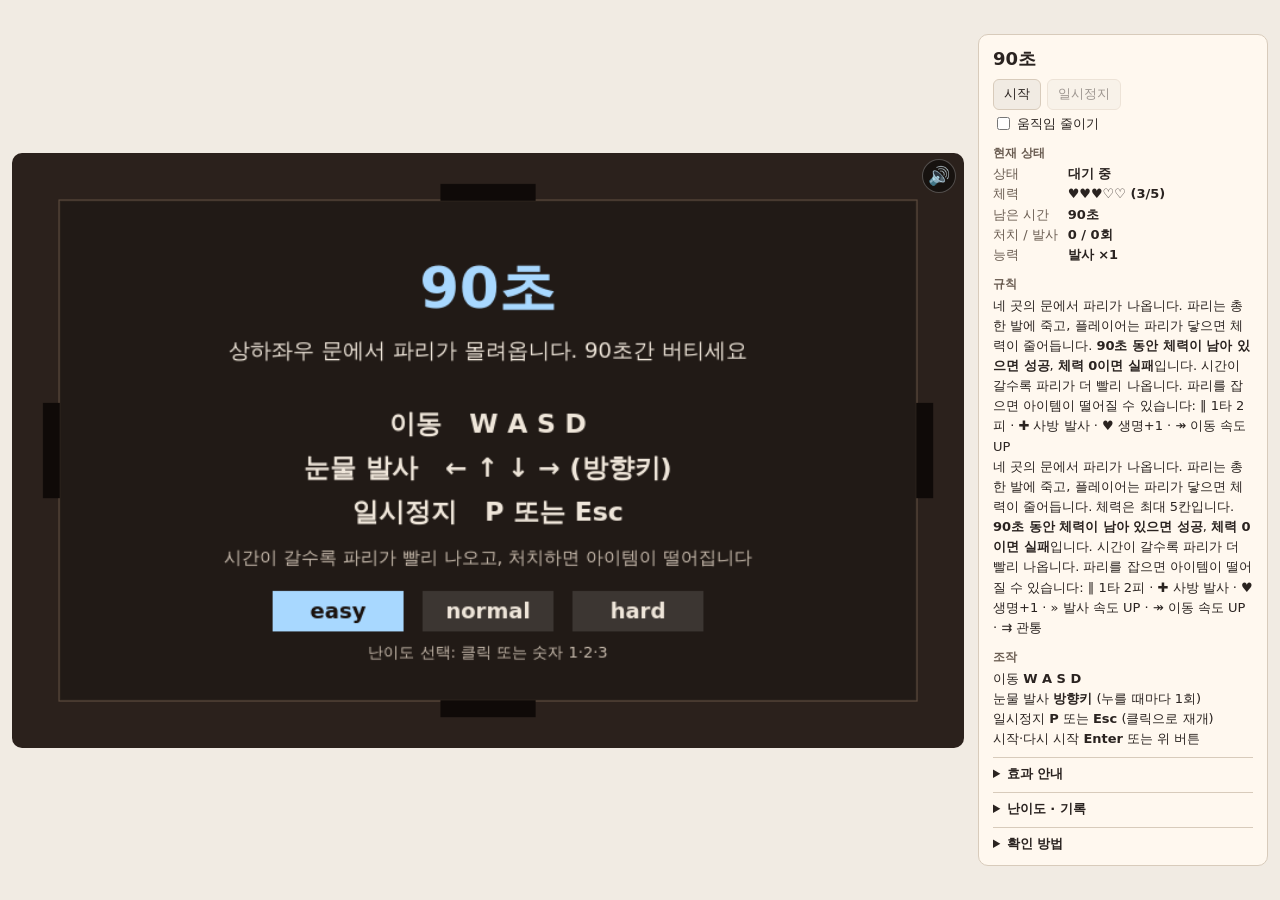
<file: index.html>
<!DOCTYPE html>
<html lang="ko">
<head>
<meta charset="utf-8">
<meta name="viewport" content="width=device-width, initial-scale=1, viewport-fit=cover">
<link rel="stylesheet" href="style.css">
<title>90초 – 아이작 라이트</title>
</head>
<body>
<main class="wrap">
<div class="stage"><div class="cw"><canvas id="c" width="800" height="500" aria-label="90초 게임 화면"></canvas><button id="bMute" type="button" aria-pressed="false">🔊</button></div></div>
<aside>
  <h1>90초</h1>
  <div class="row"><button id="bStart">시작</button><button id="bPause" disabled>일시정지</button></div>
  <div class="row"><label><input type="checkbox" id="rm">움직임 줄이기</label></div>
  <p id="note" role="status"></p>
  <h2>현재 상태</h2>
  <dl>
    <dt>상태</dt><dd id="st" aria-live="polite">대기 중</dd>
    <dt>체력</dt><dd id="hp"></dd>
    <dt>남은 시간</dt><dd id="tm"></dd>
    <dt>처치 / 발사</dt><dd id="kl"></dd>
    <dt>능력</dt><dd id="pw"></dd>
  </dl>
  <h2>규칙</h2>
  <p>네 곳의 문에서 파리가 나옵니다. 파리는 총 한 발에 죽고, 플레이어는 파리가 닿으면 체력이 줄어듭니다. <b>90초 동안 체력이 남아 있으면 성공</b>, <b>체력 0이면 실패</b>입니다. 시간이 갈수록 파리가 더 빨리 나옵니다. 파리를 잡으면 아이템이 떨어질 수 있습니다: ‖ 1타 2피 · ✚ 사방 발사 · ♥ 생명+1 · ↠ 이동 속도 UP</p>
  <p>네 곳의 문에서 파리가 나옵니다. 파리는 총 한 발에 죽고, 플레이어는 파리가 닿으면 체력이 줄어듭니다. 체력은 최대 5칸입니다. <b>90초 동안 체력이 남아 있으면 성공</b>, <b>체력 0이면 실패</b>입니다. 시간이 갈수록 파리가 더 빨리 나옵니다. 파리를 잡으면 아이템이 떨어질 수 있습니다: ‖ 1타 2피 · ✚ 사방 발사 · ♥ 생명+1 · » 발사 속도 UP · ↠ 이동 속도 UP · ⇉ 관통</p>
  <h2>조작</h2>
  <p>이동 <b>W A S D</b><br>눈물 발사 <b>방향키</b> (누를 때마다 1회)<br>일시정지 <b>P</b> 또는 <b>Esc</b> (클릭으로 재개)<br>시작·다시 시작 <b>Enter</b> 또는 위 버튼</p>
  <details><summary>효과 안내</summary>
    <p>소리·흔들림은 아래 3가지 사건에서만 나옵니다. ① 피격: 낮은 소리 + 화면 흔들림 ② 아이템 획득: 높은 소리 ③ 성공/실패: 끝 소리. 이동·발사에는 효과가 없습니다. 게임 화면 우측 상단 스피커 버튼은 소리를 즉시 끄고 켜며, 움직임 줄이기는 흔들림·깜빡임을 즉시 멈춥니다.</p></details>
  <details><summary>난이도 · 기록</summary>
    <div class="row"><label>난이도
      <select id="spd"></select></label></div>
    <p>easy·normal·hard로 나눠지며, 난이도가 높아질 수록 파리가 더 많이, 더 빠르게 나옵니다. 판이 끝나면 기록이 자동 저장됩니다(이 브라우저에만 저장, 개인정보 없음). 일시정지(Esc 또는 P) 중에도 난이도를 바꿀 수 있습니다.</p>
    <table id="sum"></table>
    <pre id="recent"></pre>
    <button id="bClear">기록 지우기</button></details>
  <details><summary>확인 방법</summary>
    <p>① 어디로: 이 페이지 주소를 시크릿 창에서 엽니다(로그인 없음).<br>② 3단계: 1) Enter 또는 시작 버튼 2) WASD로 피하고 방향키로 쏘기 3) 90초 버티기 또는 체력 0까지 플레이<br>③ 통과: 상태 칸이 “성공” 또는 “실패”로 바뀌고 기록 표에 한 판이 추가됩니다.<br>④ 안 될 때: 화면에 “일시정지”가 보이면 P·Esc·클릭으로 재개합니다. 키가 안 먹으면 게임 화면을 한 번 클릭합니다. 저장값이 손상되면 위쪽에 빨간 안내가 보이고 기본값으로 시작합니다.</p></details>
</aside>
</main>
<script src="script.js"></script>
</body>
</html>
</file>
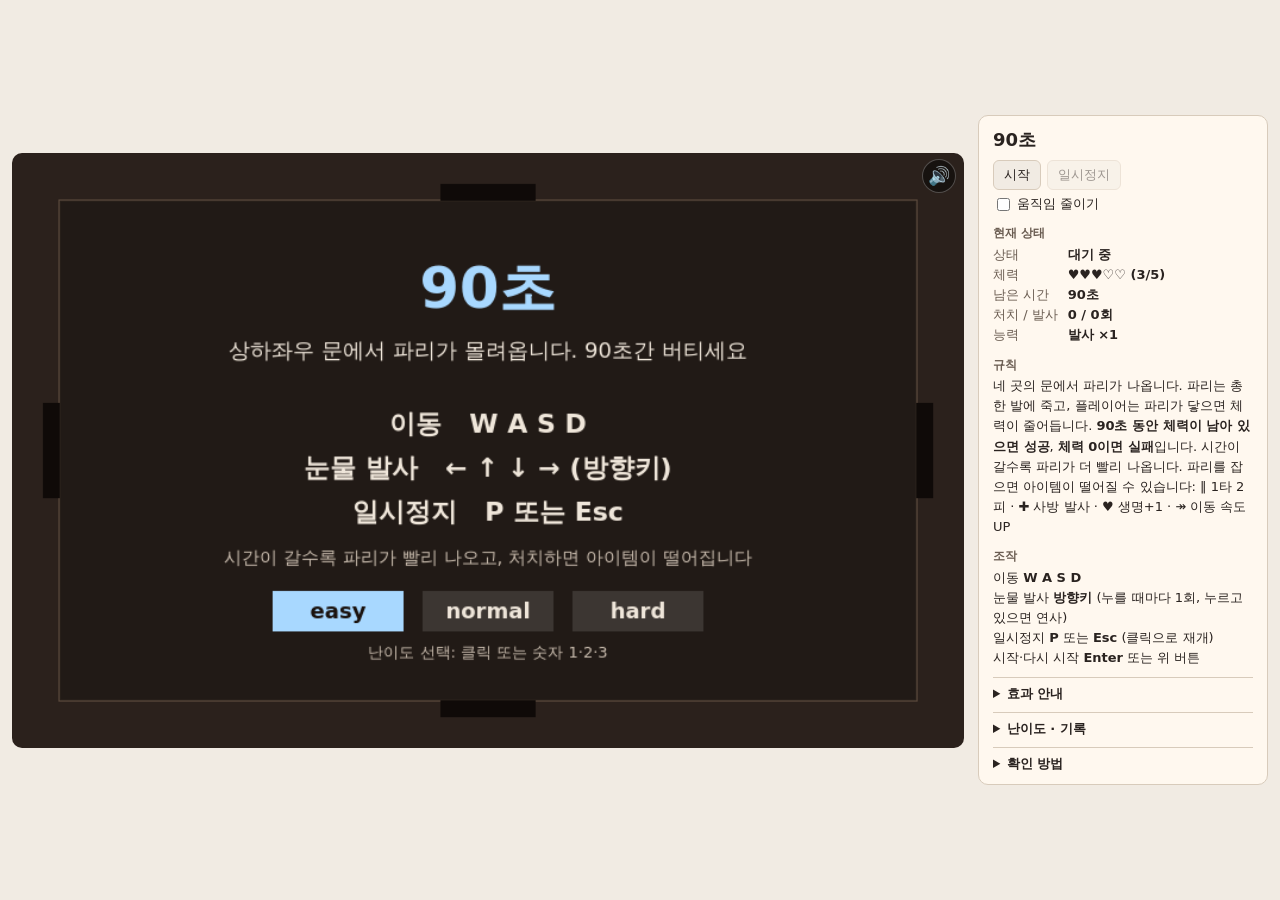
<file: isaac-lite.html>
<!DOCTYPE html>
<html lang="ko">
<head>
<meta charset="utf-8">
<meta name="viewport" content="width=device-width, initial-scale=1, viewport-fit=cover">
<link rel="stylesheet" href="style.css">
<title>90초 – 아이작 라이트</title>
</head>
<body>
<main class="wrap">
<div class="stage"><div class="cw"><canvas id="c" width="800" height="500" aria-label="90초 게임 화면"></canvas><button id="bMute" type="button" aria-pressed="false">🔊</button></div></div>
<aside>
  <h1>90초</h1>
  <div class="row"><button id="bStart">시작</button><button id="bPause" disabled>일시정지</button></div>
  <div class="row"><label><input type="checkbox" id="rm">움직임 줄이기</label></div>
  <p id="note" role="status"></p>
  <h2>현재 상태</h2>
  <dl>
    <dt>상태</dt><dd id="st" aria-live="polite">대기 중</dd>
    <dt>체력</dt><dd id="hp"></dd>
    <dt>남은 시간</dt><dd id="tm"></dd>
    <dt>처치 / 발사</dt><dd id="kl"></dd>
    <dt>능력</dt><dd id="pw"></dd>
  </dl>
  <h2>규칙</h2>
  <p>네 곳의 문에서 파리가 나옵니다. 파리는 총 한 발에 죽고, 플레이어는 파리가 닿으면 체력이 줄어듭니다. <b>90초 동안 체력이 남아 있으면 성공</b>, <b>체력 0이면 실패</b>입니다. 시간이 갈수록 파리가 더 빨리 나옵니다. 파리를 잡으면 아이템이 떨어질 수 있습니다: ‖ 1타 2피 · ✚ 사방 발사 · ♥ 생명+1 · ↠ 이동 속도 UP</p>
  <h2>조작</h2>
  <p>이동 <b>W A S D</b><br>눈물 발사 <b>방향키</b> (누를 때마다 1회, 누르고 있으면 연사)<br>일시정지 <b>P</b> 또는 <b>Esc</b> (클릭으로 재개)<br>시작·다시 시작 <b>Enter</b> 또는 위 버튼</p>
  <details><summary>효과 안내</summary>
    <p>소리·흔들림은 아래 3가지 사건에서만 나옵니다. ① 피격: 낮은 소리 + 화면 흔들림 ② 아이템 획득: 높은 소리 ③ 성공/실패: 끝 소리. 이동·발사에는 효과가 없습니다. 게임 화면 우측 상단 스피커 버튼은 소리를 즉시 끄고 켜며, 움직임 줄이기는 흔들림·깜빡임을 즉시 멈춥니다.</p></details>
  <details><summary>난이도 · 기록</summary>
    <div class="row"><label>난이도
      <select id="spd"></select></label></div>
    <p>easy·normal·hard로 나눠지며, 난이도가 높아질 수록 파리가 더 많이, 더 빠르게 나옵니다. 판이 끝나면 기록이 자동 저장됩니다(이 브라우저에만 저장, 개인정보 없음). 일시정지(Esc 또는 P) 중에도 난이도를 바꿀 수 있습니다.</p>
    <table id="sum"></table>
    <pre id="recent"></pre>
    <button id="bClear">기록 지우기</button></details>
  <details><summary>확인 방법</summary>
    <p>① 어디로: 이 페이지 주소를 시크릿 창에서 엽니다(로그인 없음).<br>② 3단계: 1) Enter 또는 시작 버튼 2) WASD로 피하고 방향키로 쏘기 3) 90초 버티기 또는 체력 0까지 플레이<br>③ 통과: 상태 칸이 “성공” 또는 “실패”로 바뀌고 기록 표에 한 판이 추가됩니다.<br>④ 안 될 때: 화면에 “일시정지”가 보이면 P·Esc·클릭으로 재개합니다. 키가 안 먹으면 게임 화면을 한 번 클릭합니다. 저장값이 손상되면 위쪽에 빨간 안내가 보이고 기본값으로 시작합니다.</p></details>
</aside>
</main>
<script src="script.js"></script>
</body>
</html>
</file>
<file: style.css>
:root{--bg:#f1ebe3;--fg:#2a2320;--pn:#fff8ef;--ln:#d8cbbb;--mu:#6b5d52;--ac:#1f62b0;box-sizing:border-box;padding-top:env(safe-area-inset-top,0px);padding-bottom:env(safe-area-inset-bottom,0px)}
@media (prefers-color-scheme: dark){:root:not([data-theme="light"]){--bg:#17120f;--fg:#efe6da;--pn:#241c17;--ln:#43372e;--mu:#b5a698;--ac:#8ec9ff}}
:root[data-theme="dark"]{--bg:#17120f;--fg:#efe6da;--pn:#241c17;--ln:#43372e;--mu:#b5a698;--ac:#8ec9ff}
html,body{margin:0;height:100%;background:var(--bg);color:var(--fg);font:13px/1.55 system-ui,-apple-system,"Malgun Gothic",sans-serif}
.wrap{box-sizing:border-box;height:100%;display:flex;gap:14px;padding:12px;align-items:center;justify-content:center}
.stage{flex:1 1 0;min-width:0;display:flex;justify-content:center}
.cw{position:relative;width:min(100%,calc((100vh - 24px)*1.6))}
canvas{width:100%;aspect-ratio:8/5;height:auto;display:block;border-radius:10px;cursor:pointer;touch-action:none}
#bMute{position:absolute;top:6px;right:8px;width:34px;height:34px;padding:0;font-size:18px;line-height:1;border-radius:50%;background:rgba(0,0,0,.45);border-color:rgba(255,255,255,.25)}
aside{flex:0 0 290px;max-height:100%;overflow-y:auto;box-sizing:border-box;background:var(--pn);border:1px solid var(--ln);border-radius:10px;padding:10px 14px}
h1{font-size:18px;margin:0 0 6px}
h2{font-size:12px;margin:10px 0 2px;color:var(--mu)}
p{margin:0}
.row{display:flex;gap:6px;flex-wrap:wrap;margin:4px 0}
button,select{font:inherit;color:var(--fg);background:var(--bg);border:1px solid var(--ln);border-radius:6px;padding:4px 10px;cursor:pointer}
button:disabled{opacity:.45;cursor:default}
label{display:inline-flex;align-items:center;gap:4px;margin-right:8px}
dl{display:grid;grid-template-columns:auto 1fr;gap:0 10px;margin:0}
dt{color:var(--mu)}dd{margin:0;font-weight:600}
details{margin-top:8px;border-top:1px solid var(--ln);padding-top:6px}
summary{cursor:pointer;font-weight:600}
table{border-collapse:collapse;width:100%;font-size:12px}
td,th{border:1px solid var(--ln);padding:1px 4px;text-align:center}
pre{margin:4px 0;white-space:pre-wrap;font:12px/1.5 inherit}
#note{color:#c0392b;min-height:0}
@media (max-width:820px){.wrap{flex-direction:column;height:auto;align-items:stretch}canvas{width:100%}aside{flex:none;max-height:none}}
</file>
